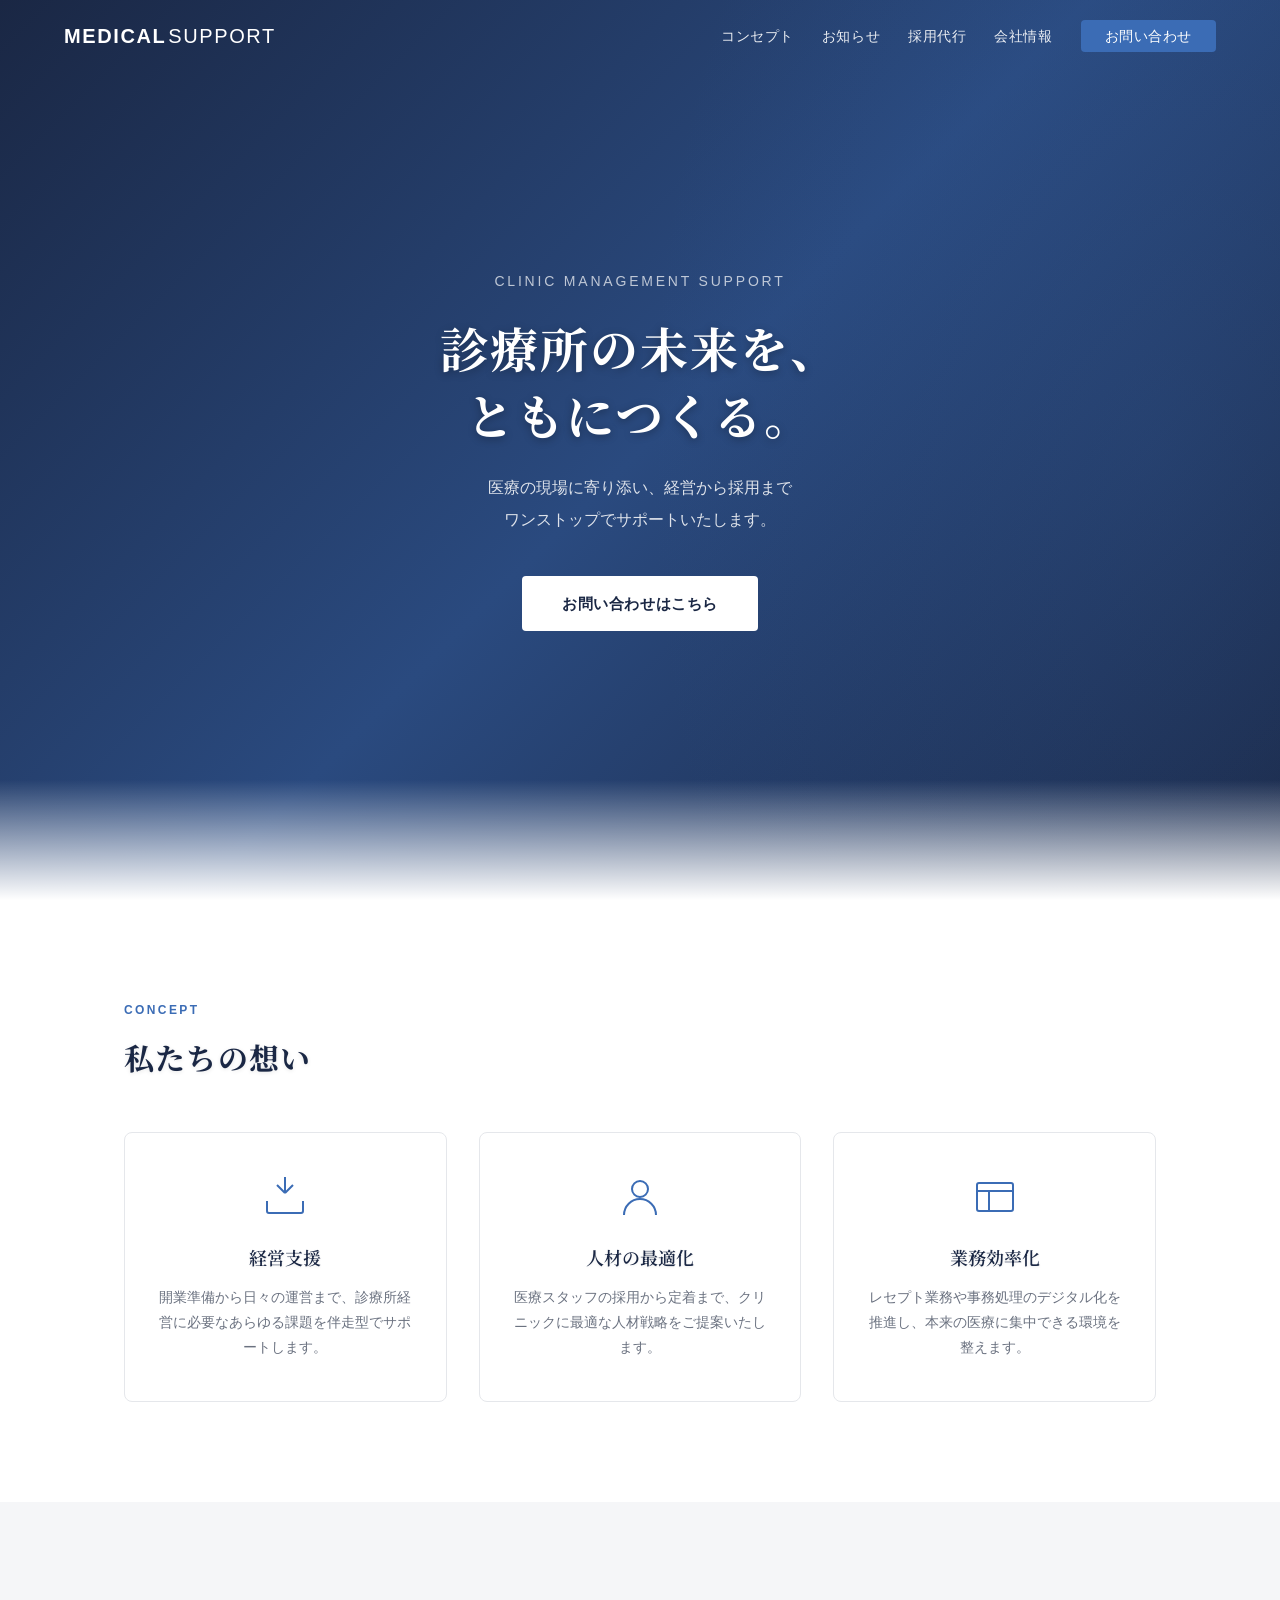
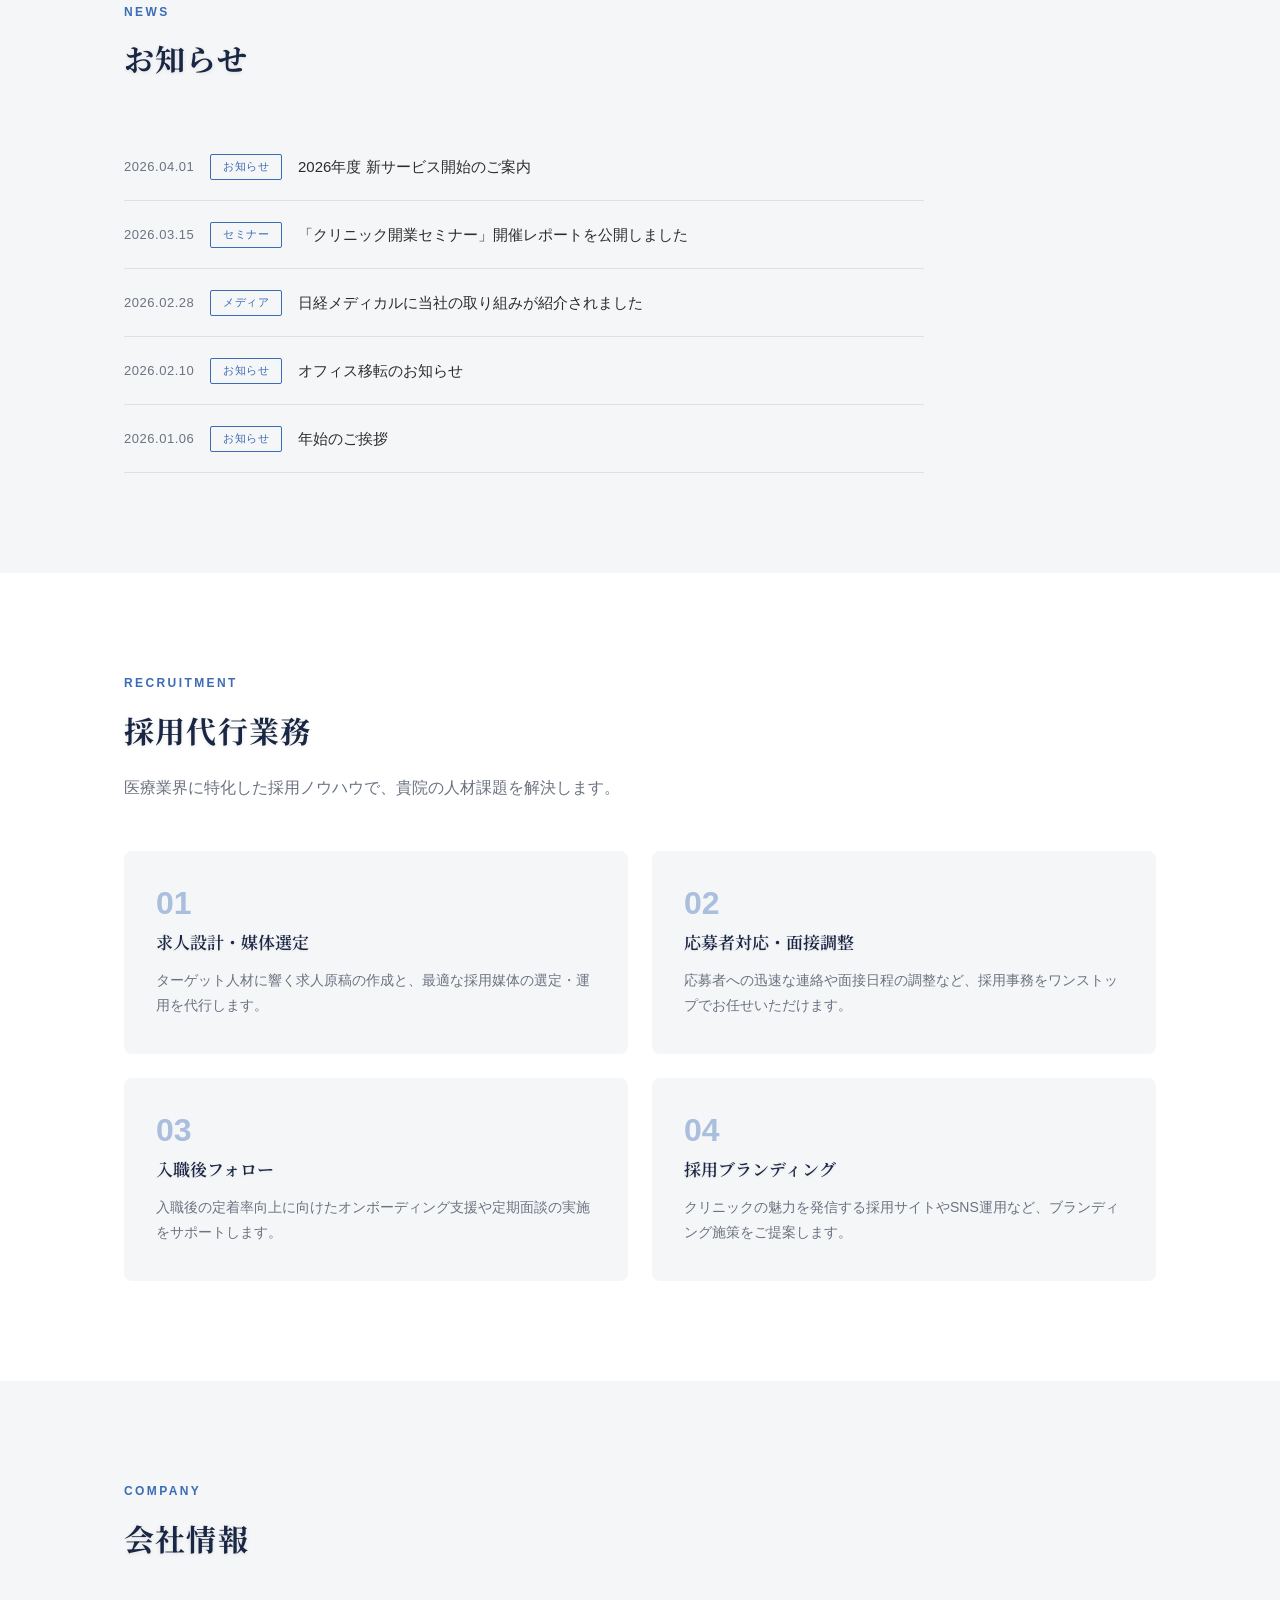
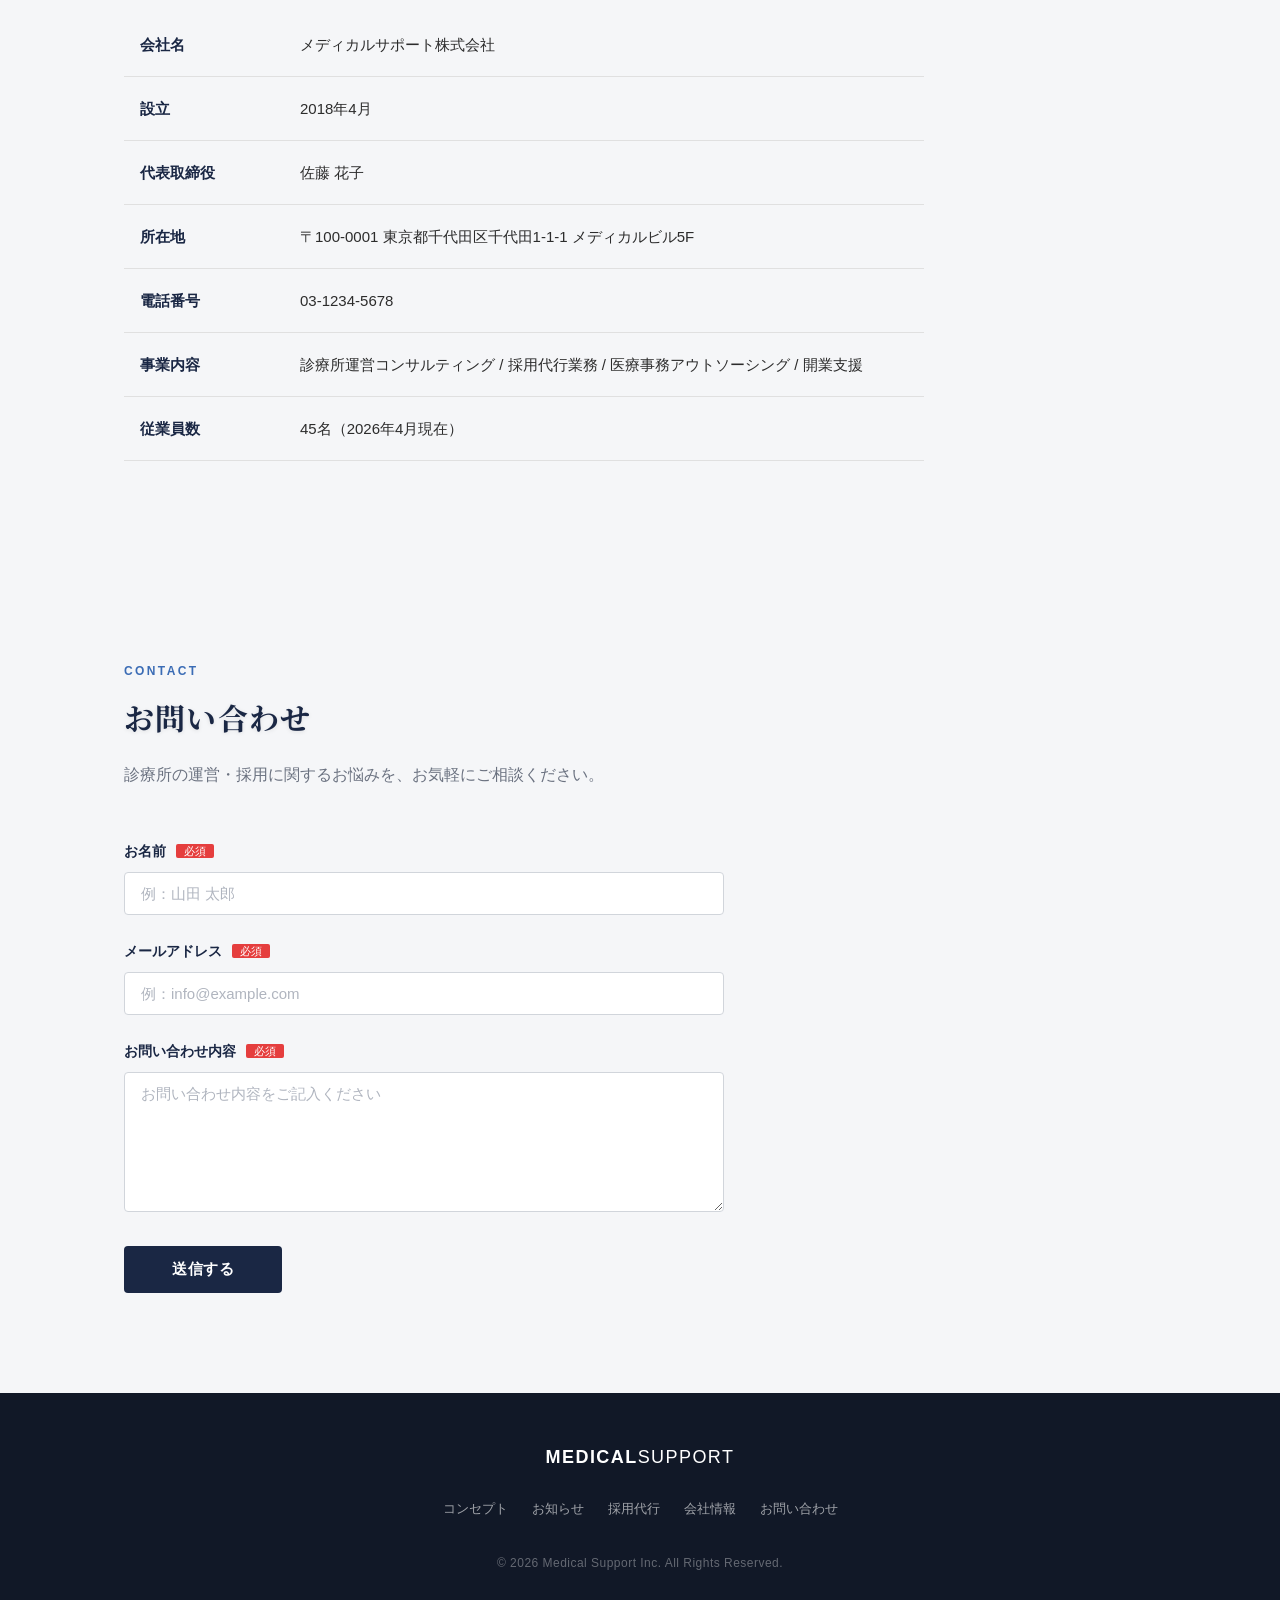
<file: index.html>
<!DOCTYPE html>
<html lang="ja">
<head>
  <meta charset="UTF-8">
  <meta name="viewport" content="width=device-width, initial-scale=1.0">
  <title>メディカルサポート株式会社 | 診療所運営支援</title>
  <link rel="preconnect" href="https://fonts.googleapis.com">
  <link rel="preconnect" href="https://fonts.gstatic.com" crossorigin>
  <link href="https://fonts.googleapis.com/css2?family=Noto+Serif+JP:wght@400;600;700&display=swap" rel="stylesheet">
  <link rel="stylesheet" href="style.css">
</head>
<body>

  <!-- ヘッダー -->
  <header class="header">
    <div class="header-inner">
      <a href="#" class="logo">MEDICAL<span>SUPPORT</span></a>
      <button class="menu-toggle" aria-label="メニュー">
        <span></span><span></span><span></span>
      </button>
      <nav class="nav">
        <ul>
          <li><a href="#concept">コンセプト</a></li>
          <li><a href="#news">お知らせ</a></li>
          <li><a href="#recruitment">採用代行</a></li>
          <li><a href="#company">会社情報</a></li>
          <li><a href="#contact" class="btn-contact">お問い合わせ</a></li>
        </ul>
      </nav>
    </div>
  </header>

  <!-- ヒーローセクション -->
  <section class="hero">
    <div class="hero-overlay"></div>
    <div class="hero-content">
      <p class="hero-sub">Clinic Management Support</p>
      <h1 class="hero-title">診療所の未来を、<br>ともにつくる。</h1>
      <p class="hero-desc">医療の現場に寄り添い、経営から採用まで<br>ワンストップでサポートいたします。</p>
      <a href="#contact" class="hero-btn">お問い合わせはこちら</a>
    </div>
  </section>

  <!-- コンセプト -->
  <section id="concept" class="section concept">
    <div class="container">
      <div class="section-label">Concept</div>
      <h2 class="section-title">私たちの想い</h2>
      <div class="concept-grid">
        <div class="concept-card">
          <div class="concept-icon">
            <svg viewBox="0 0 48 48" fill="none" stroke="currentColor" stroke-width="2"><path d="M24 4v16m0 0l8-8m-8 8l-8-8M6 28v10a2 2 0 002 2h32a2 2 0 002-2V28"/></svg>
          </div>
          <h3>経営支援</h3>
          <p>開業準備から日々の運営まで、診療所経営に必要なあらゆる課題を伴走型でサポートします。</p>
        </div>
        <div class="concept-card">
          <div class="concept-icon">
            <svg viewBox="0 0 48 48" fill="none" stroke="currentColor" stroke-width="2"><circle cx="24" cy="16" r="8"/><path d="M8 42c0-8.837 7.163-16 16-16s16 7.163 16 16"/></svg>
          </div>
          <h3>人材の最適化</h3>
          <p>医療スタッフの採用から定着まで、クリニックに最適な人材戦略をご提案いたします。</p>
        </div>
        <div class="concept-card">
          <div class="concept-icon">
            <svg viewBox="0 0 48 48" fill="none" stroke="currentColor" stroke-width="2"><rect x="6" y="10" width="36" height="28" rx="2"/><path d="M6 18h36M18 18v20"/></svg>
          </div>
          <h3>業務効率化</h3>
          <p>レセプト業務や事務処理のデジタル化を推進し、本来の医療に集中できる環境を整えます。</p>
        </div>
      </div>
    </div>
  </section>

  <!-- お知らせ -->
  <section id="news" class="section news">
    <div class="container">
      <div class="section-label">News</div>
      <h2 class="section-title">お知らせ</h2>
      <ul class="news-list">
        <li class="news-item">
          <time>2026.04.01</time>
          <span class="news-tag">お知らせ</span>
          <a href="#">2026年度 新サービス開始のご案内</a>
        </li>
        <li class="news-item">
          <time>2026.03.15</time>
          <span class="news-tag">セミナー</span>
          <a href="#">「クリニック開業セミナー」開催レポートを公開しました</a>
        </li>
        <li class="news-item">
          <time>2026.02.28</time>
          <span class="news-tag">メディア</span>
          <a href="#">日経メディカルに当社の取り組みが紹介されました</a>
        </li>
        <li class="news-item">
          <time>2026.02.10</time>
          <span class="news-tag">お知らせ</span>
          <a href="#">オフィス移転のお知らせ</a>
        </li>
        <li class="news-item">
          <time>2026.01.06</time>
          <span class="news-tag">お知らせ</span>
          <a href="#">年始のご挨拶</a>
        </li>
      </ul>
    </div>
  </section>

  <!-- 採用代行 -->
  <section id="recruitment" class="section recruitment">
    <div class="container">
      <div class="section-label">Recruitment</div>
      <h2 class="section-title">採用代行業務</h2>
      <p class="section-lead">医療業界に特化した採用ノウハウで、<br class="sp-only">貴院の人材課題を解決します。</p>
      <div class="recruit-grid">
        <div class="recruit-card">
          <div class="recruit-number">01</div>
          <h3>求人設計・媒体選定</h3>
          <p>ターゲット人材に響く求人原稿の作成と、最適な採用媒体の選定・運用を代行します。</p>
        </div>
        <div class="recruit-card">
          <div class="recruit-number">02</div>
          <h3>応募者対応・面接調整</h3>
          <p>応募者への迅速な連絡や面接日程の調整など、採用事務をワンストップでお任せいただけます。</p>
        </div>
        <div class="recruit-card">
          <div class="recruit-number">03</div>
          <h3>入職後フォロー</h3>
          <p>入職後の定着率向上に向けたオンボーディング支援や定期面談の実施をサポートします。</p>
        </div>
        <div class="recruit-card">
          <div class="recruit-number">04</div>
          <h3>採用ブランディング</h3>
          <p>クリニックの魅力を発信する採用サイトやSNS運用など、ブランディング施策をご提案します。</p>
        </div>
      </div>
    </div>
  </section>

  <!-- 会社情報 -->
  <section id="company" class="section company">
    <div class="container">
      <div class="section-label">Company</div>
      <h2 class="section-title">会社情報</h2>
      <div class="company-table-wrap">
        <table class="company-table">
          <tr><th>会社名</th><td>メディカルサポート株式会社</td></tr>
          <tr><th>設立</th><td>2018年4月</td></tr>
          <tr><th>代表取締役</th><td>佐藤 花子</td></tr>
          <tr><th>所在地</th><td>〒100-0001 東京都千代田区千代田1-1-1 メディカルビル5F</td></tr>
          <tr><th>電話番号</th><td>03-1234-5678</td></tr>
          <tr><th>事業内容</th><td>診療所運営コンサルティング / 採用代行業務 / 医療事務アウトソーシング / 開業支援</td></tr>
          <tr><th>従業員数</th><td>45名（2026年4月現在）</td></tr>
        </table>
      </div>
    </div>
  </section>

  <!-- お問い合わせ -->
  <section id="contact" class="section contact-section">
    <div class="container">
      <div class="section-label">Contact</div>
      <h2 class="section-title">お問い合わせ</h2>
      <p class="section-lead">診療所の運営・採用に関するお悩みを、お気軽にご相談ください。</p>
      <div class="contact-form-wrap">
        <form class="contact-form" onsubmit="event.preventDefault(); document.querySelector('.form-thanks').style.display='block'; this.style.display='none';">
          <div class="form-group">
            <label for="name">お名前 <span class="required">必須</span></label>
            <input type="text" id="name" name="name" placeholder="例：山田 太郎" required>
          </div>
          <div class="form-group">
            <label for="email">メールアドレス <span class="required">必須</span></label>
            <input type="email" id="email" name="email" placeholder="例：info@example.com" required>
          </div>
          <div class="form-group">
            <label for="message">お問い合わせ内容 <span class="required">必須</span></label>
            <textarea id="message" name="message" rows="6" placeholder="お問い合わせ内容をご記入ください" required></textarea>
          </div>
          <button type="submit" class="form-submit">送信する</button>
        </form>
        <div class="form-thanks" style="display:none;">
          <p>お問い合わせありがとうございます。<br>内容を確認の上、担当者よりご連絡いたします。</p>
        </div>
      </div>
    </div>
  </section>

  <!-- フッター -->
  <footer class="footer">
    <div class="footer-inner">
      <div class="footer-logo">MEDICAL<span>SUPPORT</span></div>
      <nav class="footer-nav">
        <a href="#concept">コンセプト</a>
        <a href="#news">お知らせ</a>
        <a href="#recruitment">採用代行</a>
        <a href="#company">会社情報</a>
        <a href="#contact">お問い合わせ</a>
      </nav>
      <p class="footer-copy">&copy; 2026 Medical Support Inc. All Rights Reserved.</p>
    </div>
  </footer>

  <script>
    // ハンバーガーメニュー
    document.querySelector('.menu-toggle').addEventListener('click', function() {
      this.classList.toggle('active');
      document.querySelector('.nav').classList.toggle('open');
    });
    // ナビリンククリックで閉じる
    document.querySelectorAll('.nav a').forEach(function(link) {
      link.addEventListener('click', function() {
        document.querySelector('.menu-toggle').classList.remove('active');
        document.querySelector('.nav').classList.remove('open');
      });
    });
    // スクロール時ヘッダー変化
    window.addEventListener('scroll', function() {
      document.querySelector('.header').classList.toggle('scrolled', window.scrollY > 50);
    });
  </script>

</body>
</html>
</file>
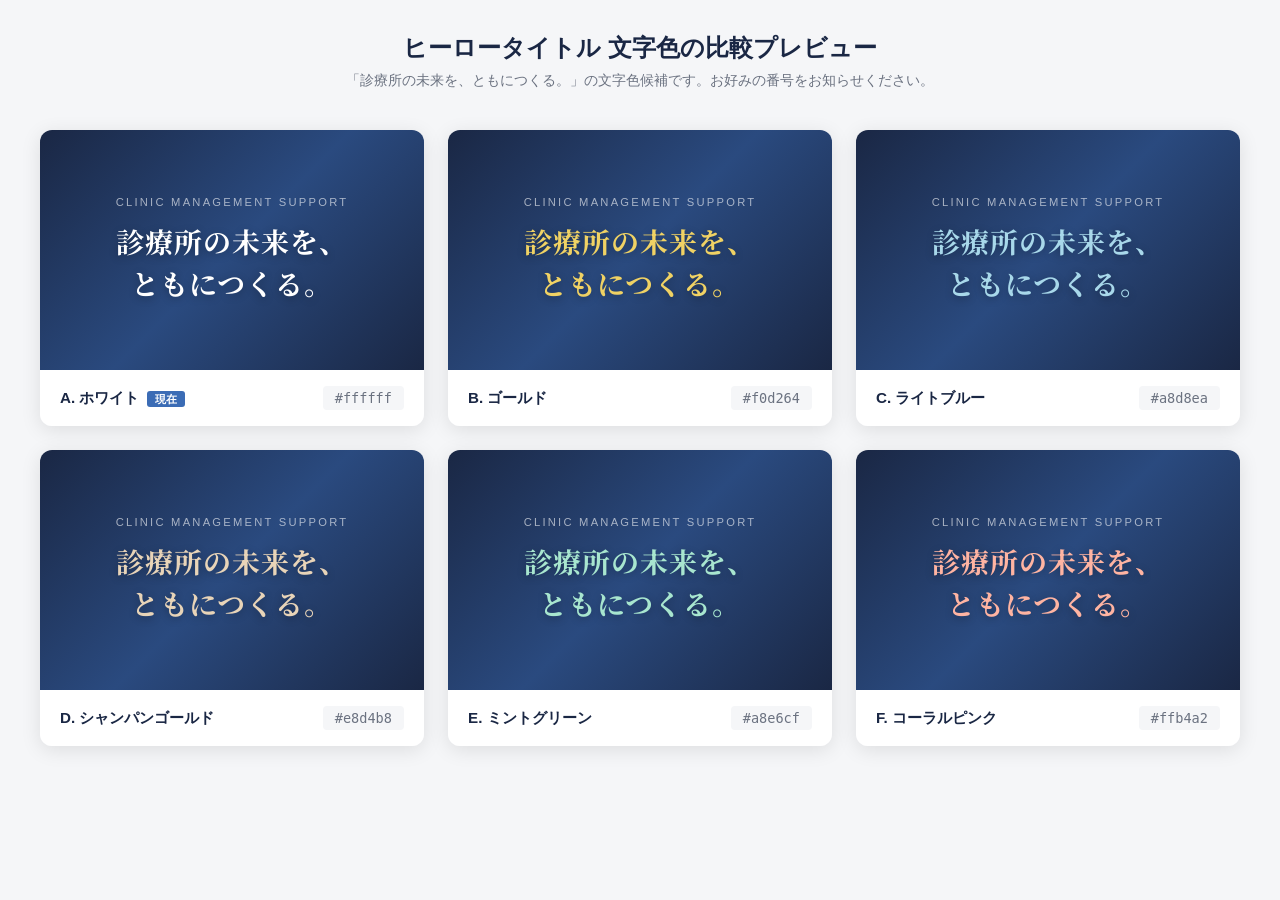
<file: preview-hero-colors.html>
<!DOCTYPE html>
<html lang="ja">
<head>
  <meta charset="UTF-8">
  <meta name="viewport" content="width=device-width, initial-scale=1.0">
  <title>ヒーロータイトル 文字色プレビュー</title>
  <link rel="preconnect" href="https://fonts.googleapis.com">
  <link rel="preconnect" href="https://fonts.gstatic.com" crossorigin>
  <link href="https://fonts.googleapis.com/css2?family=Noto+Serif+JP:wght@400;600;700&display=swap" rel="stylesheet">
  <style>
    * { margin: 0; padding: 0; box-sizing: border-box; }
    body {
      font-family: "Helvetica Neue", "Noto Sans JP", sans-serif;
      background: #f5f6f8;
      padding: 32px 24px;
    }
    h1 {
      text-align: center;
      font-size: 1.5rem;
      color: #1a2744;
      margin-bottom: 8px;
    }
    .subtitle {
      text-align: center;
      color: #6b7280;
      font-size: 0.875rem;
      margin-bottom: 40px;
    }
    .grid {
      display: grid;
      grid-template-columns: repeat(auto-fit, minmax(340px, 1fr));
      gap: 24px;
      max-width: 1200px;
      margin: 0 auto;
    }
    .card {
      border-radius: 12px;
      overflow: hidden;
      box-shadow: 0 4px 20px rgba(0,0,0,0.1);
    }
    .hero-preview {
      position: relative;
      height: 240px;
      display: flex;
      align-items: center;
      justify-content: center;
      background: linear-gradient(135deg, #1a2744 0%, #2a4a7f 50%, #1a2744 100%);
      padding: 24px;
      text-align: center;
    }
    .hero-preview .sub {
      font-size: 0.7rem;
      letter-spacing: 0.2em;
      text-transform: uppercase;
      color: rgba(255,255,255,0.6);
      margin-bottom: 12px;
    }
    .hero-preview .title {
      font-family: "Noto Serif JP", serif;
      font-size: 1.75rem;
      font-weight: 700;
      line-height: 1.5;
      letter-spacing: 0.04em;
      text-shadow: 0 2px 8px rgba(0,0,0,0.3);
    }
    .label {
      background: #fff;
      padding: 16px 20px;
      display: flex;
      justify-content: space-between;
      align-items: center;
    }
    .label-name {
      font-weight: 600;
      font-size: 0.95rem;
      color: #1a2744;
    }
    .label-color {
      font-family: monospace;
      font-size: 0.85rem;
      color: #6b7280;
      background: #f5f6f8;
      padding: 4px 12px;
      border-radius: 4px;
    }
    .current-badge {
      font-size: 0.7rem;
      background: #3b6cb5;
      color: #fff;
      padding: 2px 8px;
      border-radius: 3px;
      margin-left: 8px;
    }
  </style>
</head>
<body>
  <h1>ヒーロータイトル 文字色の比較プレビュー</h1>
  <p class="subtitle">「診療所の未来を、ともにつくる。」の文字色候補です。お好みの番号をお知らせください。</p>

  <div class="grid">

    <!-- A: 現在（白） -->
    <div class="card">
      <div class="hero-preview">
        <div>
          <p class="sub">Clinic Management Support</p>
          <p class="title" style="color: #ffffff;">診療所の未来を、<br>ともにつくる。</p>
        </div>
      </div>
      <div class="label">
        <span class="label-name">A. ホワイト<span class="current-badge">現在</span></span>
        <span class="label-color">#ffffff</span>
      </div>
    </div>

    <!-- B: ゴールド -->
    <div class="card">
      <div class="hero-preview">
        <div>
          <p class="sub">Clinic Management Support</p>
          <p class="title" style="color: #f0d264;">診療所の未来を、<br>ともにつくる。</p>
        </div>
      </div>
      <div class="label">
        <span class="label-name">B. ゴールド</span>
        <span class="label-color">#f0d264</span>
      </div>
    </div>

    <!-- C: ライトブルー -->
    <div class="card">
      <div class="hero-preview">
        <div>
          <p class="sub">Clinic Management Support</p>
          <p class="title" style="color: #a8d8ea;">診療所の未来を、<br>ともにつくる。</p>
        </div>
      </div>
      <div class="label">
        <span class="label-name">C. ライトブルー</span>
        <span class="label-color">#a8d8ea</span>
      </div>
    </div>

    <!-- D: シャンパンゴールド -->
    <div class="card">
      <div class="hero-preview">
        <div>
          <p class="sub">Clinic Management Support</p>
          <p class="title" style="color: #e8d4b8;">診療所の未来を、<br>ともにつくる。</p>
        </div>
      </div>
      <div class="label">
        <span class="label-name">D. シャンパンゴールド</span>
        <span class="label-color">#e8d4b8</span>
      </div>
    </div>

    <!-- E: ミントグリーン -->
    <div class="card">
      <div class="hero-preview">
        <div>
          <p class="sub">Clinic Management Support</p>
          <p class="title" style="color: #a8e6cf;">診療所の未来を、<br>ともにつくる。</p>
        </div>
      </div>
      <div class="label">
        <span class="label-name">E. ミントグリーン</span>
        <span class="label-color">#a8e6cf</span>
      </div>
    </div>

    <!-- F: コーラルピンク -->
    <div class="card">
      <div class="hero-preview">
        <div>
          <p class="sub">Clinic Management Support</p>
          <p class="title" style="color: #ffb4a2;">診療所の未来を、<br>ともにつくる。</p>
        </div>
      </div>
      <div class="label">
        <span class="label-name">F. コーラルピンク</span>
        <span class="label-color">#ffb4a2</span>
      </div>
    </div>

  </div>
</body>
</html>
</file>
<file: style.css>
/* ===== Base Reset & Variables ===== */
*,
*::before,
*::after {
  margin: 0;
  padding: 0;
  box-sizing: border-box;
}

:root {
  --navy: #1a2744;
  --navy-light: #243353;
  --dark: #2c2c2c;
  --gray: #6b7280;
  --gray-light: #f5f6f8;
  --white: #ffffff;
  --accent: #3b6cb5;
  --accent-hover: #2d5a9e;
  --font: "Helvetica Neue", "Noto Sans JP", "Hiragino Sans", sans-serif;
  --font-serif: "Noto Serif JP", "游明朝", "Yu Mincho", "Hiragino Mincho ProN", serif;
  --transition: 0.3s ease;
}

html {
  scroll-behavior: smooth;
  font-size: 16px;
}

body {
  font-family: var(--font);
  color: var(--dark);
  line-height: 1.8;
  background: var(--white);
  -webkit-font-smoothing: antialiased;
}

a {
  color: inherit;
  text-decoration: none;
}

img {
  max-width: 100%;
  height: auto;
}

ul {
  list-style: none;
}

.container {
  max-width: 1080px;
  margin: 0 auto;
  padding: 0 24px;
}

.sp-only {
  display: none;
}

/* ===== Header ===== */
.header {
  position: fixed;
  top: 0;
  left: 0;
  width: 100%;
  z-index: 1000;
  background: transparent;
  transition: background var(--transition), box-shadow var(--transition);
}

.header.scrolled {
  background: rgba(255, 255, 255, 0.97);
  box-shadow: 0 1px 12px rgba(0, 0, 0, 0.06);
}

.header-inner {
  max-width: 1200px;
  margin: 0 auto;
  padding: 0 24px;
  height: 72px;
  display: flex;
  align-items: center;
  justify-content: space-between;
}

.logo {
  font-size: 1.25rem;
  font-weight: 700;
  letter-spacing: 0.08em;
  color: var(--white);
  transition: color var(--transition);
}

.logo span {
  font-weight: 300;
  margin-left: 2px;
}

.header.scrolled .logo {
  color: var(--navy);
}

.nav ul {
  display: flex;
  align-items: center;
  gap: 28px;
}

.nav a {
  font-size: 0.875rem;
  font-weight: 500;
  color: rgba(255, 255, 255, 0.9);
  letter-spacing: 0.04em;
  transition: color var(--transition);
  position: relative;
}

.nav a::after {
  content: "";
  position: absolute;
  bottom: -4px;
  left: 0;
  width: 0;
  height: 2px;
  background: var(--accent);
  transition: width var(--transition);
}

.nav a:hover::after {
  width: 100%;
}

.header.scrolled .nav a {
  color: var(--dark);
}

.btn-contact {
  background: var(--accent);
  color: var(--white) !important;
  padding: 8px 24px;
  border-radius: 4px;
  transition: background var(--transition);
}

.btn-contact:hover {
  background: var(--accent-hover);
}

.btn-contact::after {
  display: none !important;
}

.menu-toggle {
  display: none;
  background: none;
  border: none;
  cursor: pointer;
  width: 28px;
  height: 20px;
  position: relative;
  z-index: 1001;
}

.menu-toggle span {
  display: block;
  width: 100%;
  height: 2px;
  background: var(--white);
  position: absolute;
  left: 0;
  transition: var(--transition);
}

.header.scrolled .menu-toggle span {
  background: var(--navy);
}

.menu-toggle span:nth-child(1) { top: 0; }
.menu-toggle span:nth-child(2) { top: 9px; }
.menu-toggle span:nth-child(3) { top: 18px; }

.menu-toggle.active span:nth-child(1) {
  top: 9px;
  transform: rotate(45deg);
  background: var(--navy);
}

.menu-toggle.active span:nth-child(2) {
  opacity: 0;
}

.menu-toggle.active span:nth-child(3) {
  top: 9px;
  transform: rotate(-45deg);
  background: var(--navy);
}

/* ===== Hero ===== */
.hero {
  position: relative;
  height: 100vh;
  min-height: 600px;
  display: flex;
  align-items: center;
  justify-content: center;
  background: linear-gradient(135deg, var(--navy) 0%, #2a4a7f 50%, #1a2744 100%);
  overflow: hidden;
}

.hero::before {
  content: "";
  position: absolute;
  top: -50%;
  right: -30%;
  width: 80%;
  height: 200%;
  background: radial-gradient(ellipse, rgba(59, 108, 181, 0.15) 0%, transparent 70%);
  pointer-events: none;
}

.hero::after {
  content: "";
  position: absolute;
  bottom: 0;
  left: 0;
  width: 100%;
  height: 120px;
  background: linear-gradient(to top, var(--white), transparent);
  pointer-events: none;
}

.hero-content {
  position: relative;
  z-index: 2;
  text-align: center;
  color: var(--white);
  padding: 0 24px;
}

.hero-sub {
  font-size: 0.875rem;
  letter-spacing: 0.2em;
  text-transform: uppercase;
  opacity: 0.7;
  margin-bottom: 20px;
}

.hero-title {
  font-family: var(--font-serif);
  font-size: 3rem;
  font-weight: 700;
  line-height: 1.4;
  margin-bottom: 24px;
  letter-spacing: 0.04em;
  text-shadow: 0 2px 8px rgba(0, 0, 0, 0.3);
}

.hero-desc {
  font-size: 1rem;
  line-height: 2;
  opacity: 0.85;
  margin-bottom: 40px;
}

.hero-btn {
  display: inline-block;
  padding: 14px 40px;
  background: var(--white);
  color: var(--navy);
  font-size: 0.9375rem;
  font-weight: 600;
  border-radius: 4px;
  letter-spacing: 0.04em;
  transition: background var(--transition), transform var(--transition);
}

.hero-btn:hover {
  background: var(--gray-light);
  transform: translateY(-2px);
}

/* ===== Sections Common ===== */
.section {
  padding: 100px 0;
}

.section-label {
  font-size: 0.75rem;
  letter-spacing: 0.2em;
  text-transform: uppercase;
  color: var(--accent);
  font-weight: 600;
  margin-bottom: 8px;
}

.section-title {
  font-family: var(--font-serif);
  font-size: 1.875rem;
  font-weight: 700;
  color: var(--navy);
  margin-bottom: 48px;
  letter-spacing: 0.04em;
  text-shadow: 0 1px 4px rgba(0, 0, 0, 0.1);
}

.section-lead {
  font-size: 1rem;
  color: var(--gray);
  margin-top: -32px;
  margin-bottom: 48px;
  line-height: 1.9;
}

/* ===== Concept ===== */
.concept {
  background: var(--white);
}

.concept-grid {
  display: grid;
  grid-template-columns: repeat(3, 1fr);
  gap: 32px;
}

.concept-card {
  padding: 40px 28px;
  border: 1px solid #e5e7eb;
  border-radius: 8px;
  text-align: center;
  transition: box-shadow var(--transition), transform var(--transition);
}

.concept-card:hover {
  box-shadow: 0 8px 30px rgba(0, 0, 0, 0.06);
  transform: translateY(-4px);
}

.concept-icon {
  width: 48px;
  height: 48px;
  margin: 0 auto 20px;
  color: var(--accent);
}

.concept-card h3 {
  font-family: var(--font-serif);
  font-size: 1.125rem;
  font-weight: 600;
  color: var(--navy);
  margin-bottom: 12px;
  text-shadow: 0 1px 3px rgba(0, 0, 0, 0.08);
}

.concept-card p {
  font-size: 0.875rem;
  color: var(--gray);
  line-height: 1.8;
}

/* ===== News ===== */
.news {
  background: var(--gray-light);
}

.news-list {
  max-width: 800px;
}

.news-item {
  display: flex;
  align-items: center;
  gap: 16px;
  padding: 20px 0;
  border-bottom: 1px solid #e0e0e0;
}

.news-item time {
  font-size: 0.8125rem;
  color: var(--gray);
  flex-shrink: 0;
  letter-spacing: 0.04em;
}

.news-tag {
  font-size: 0.6875rem;
  padding: 2px 12px;
  border: 1px solid var(--accent);
  color: var(--accent);
  border-radius: 2px;
  flex-shrink: 0;
  letter-spacing: 0.04em;
}

.news-item a {
  font-size: 0.9375rem;
  transition: color var(--transition);
}

.news-item a:hover {
  color: var(--accent);
}

/* ===== Recruitment ===== */
.recruitment {
  background: var(--white);
}

.recruit-grid {
  display: grid;
  grid-template-columns: repeat(2, 1fr);
  gap: 24px;
}

.recruit-card {
  padding: 36px 32px;
  background: var(--gray-light);
  border-radius: 8px;
  transition: box-shadow var(--transition);
}

.recruit-card:hover {
  box-shadow: 0 4px 20px rgba(0, 0, 0, 0.05);
}

.recruit-number {
  font-size: 2rem;
  font-weight: 700;
  color: var(--accent);
  opacity: 0.4;
  margin-bottom: 8px;
  line-height: 1;
}

.recruit-card h3 {
  font-family: var(--font-serif);
  font-size: 1.0625rem;
  font-weight: 600;
  color: var(--navy);
  margin-bottom: 10px;
  text-shadow: 0 1px 3px rgba(0, 0, 0, 0.08);
}

.recruit-card p {
  font-size: 0.875rem;
  color: var(--gray);
  line-height: 1.8;
}

/* ===== Company ===== */
.company {
  background: var(--gray-light);
}

.company-table-wrap {
  max-width: 800px;
}

.company-table {
  width: 100%;
  border-collapse: collapse;
}

.company-table tr {
  border-bottom: 1px solid #e0e0e0;
}

.company-table th,
.company-table td {
  padding: 18px 16px;
  font-size: 0.9375rem;
  text-align: left;
  vertical-align: top;
}

.company-table th {
  width: 160px;
  font-weight: 600;
  color: var(--navy);
  white-space: nowrap;
}

.company-table td {
  color: var(--dark);
}

/* ===== Contact Form ===== */
.contact-section {
  background: var(--gray-light);
}

.contact-form-wrap {
  max-width: 600px;
}

.form-group {
  margin-bottom: 24px;
}

.form-group label {
  display: block;
  font-size: 0.875rem;
  font-weight: 600;
  color: var(--navy);
  margin-bottom: 8px;
}

.required {
  font-size: 0.6875rem;
  color: var(--white);
  background: #e53e3e;
  padding: 1px 8px;
  border-radius: 2px;
  margin-left: 6px;
  font-weight: 500;
  vertical-align: middle;
}

.form-group input,
.form-group textarea {
  width: 100%;
  padding: 12px 16px;
  font-size: 0.9375rem;
  font-family: var(--font);
  color: var(--dark);
  background: var(--white);
  border: 1px solid #d1d5db;
  border-radius: 4px;
  outline: none;
  transition: border-color var(--transition), box-shadow var(--transition);
}

.form-group input:focus,
.form-group textarea:focus {
  border-color: var(--accent);
  box-shadow: 0 0 0 3px rgba(59, 108, 181, 0.12);
}

.form-group input::placeholder,
.form-group textarea::placeholder {
  color: #b0b5bf;
}

.form-group textarea {
  resize: vertical;
  min-height: 140px;
}

.form-submit {
  display: inline-block;
  padding: 14px 48px;
  background: var(--navy);
  color: var(--white);
  font-size: 0.9375rem;
  font-weight: 600;
  font-family: var(--font);
  border: none;
  border-radius: 4px;
  cursor: pointer;
  letter-spacing: 0.04em;
  transition: background var(--transition), transform var(--transition);
}

.form-submit:hover {
  background: var(--navy-light);
  transform: translateY(-2px);
}

.form-thanks {
  text-align: center;
  padding: 60px 0;
}

.form-thanks p {
  font-family: var(--font-serif);
  font-size: 1.125rem;
  color: var(--navy);
  line-height: 2;
}

/* ===== Footer ===== */
.footer {
  background: #111827;
  padding: 48px 0 32px;
}

.footer-inner {
  max-width: 1080px;
  margin: 0 auto;
  padding: 0 24px;
  text-align: center;
}

.footer-logo {
  font-size: 1.125rem;
  font-weight: 700;
  color: var(--white);
  letter-spacing: 0.08em;
  margin-bottom: 24px;
}

.footer-logo span {
  font-weight: 300;
}

.footer-nav {
  display: flex;
  justify-content: center;
  gap: 24px;
  flex-wrap: wrap;
  margin-bottom: 32px;
}

.footer-nav a {
  font-size: 0.8125rem;
  color: rgba(255, 255, 255, 0.6);
  transition: color var(--transition);
}

.footer-nav a:hover {
  color: var(--white);
}

.footer-copy {
  font-size: 0.75rem;
  color: rgba(255, 255, 255, 0.35);
  letter-spacing: 0.04em;
}

/* ===== Responsive ===== */
@media (max-width: 768px) {
  .sp-only {
    display: inline;
  }

  /* Header */
  .menu-toggle {
    display: block;
  }

  .nav {
    position: fixed;
    top: 0;
    right: -100%;
    width: 280px;
    height: 100vh;
    background: var(--white);
    padding: 80px 32px 32px;
    transition: right var(--transition);
    box-shadow: -4px 0 20px rgba(0, 0, 0, 0.08);
  }

  .nav.open {
    right: 0;
  }

  .nav ul {
    flex-direction: column;
    align-items: flex-start;
    gap: 0;
  }

  .nav li {
    width: 100%;
  }

  .nav a {
    display: block;
    padding: 14px 0;
    color: var(--dark) !important;
    font-size: 0.9375rem;
    border-bottom: 1px solid #f0f0f0;
  }

  .nav a::after {
    display: none;
  }

  .btn-contact {
    margin-top: 16px;
    text-align: center;
    display: block !important;
  }

  /* Hero */
  .hero {
    min-height: 520px;
  }

  .hero-title {
    font-size: 1.75rem;
  }

  .hero-desc {
    font-size: 0.875rem;
  }

  .hero-btn {
    padding: 12px 32px;
    font-size: 0.875rem;
  }

  /* Sections */
  .section {
    padding: 64px 0;
  }

  .section-title {
    font-size: 1.5rem;
    margin-bottom: 32px;
  }

  .section-lead {
    margin-top: -20px;
    margin-bottom: 32px;
    font-size: 0.875rem;
  }

  /* Concept */
  .concept-grid {
    grid-template-columns: 1fr;
    gap: 20px;
  }

  .concept-card {
    padding: 28px 20px;
  }

  /* News */
  .news-item {
    flex-wrap: wrap;
    gap: 8px;
    padding: 16px 0;
  }

  .news-item a {
    width: 100%;
    font-size: 0.875rem;
  }

  /* Recruitment */
  .recruit-grid {
    grid-template-columns: 1fr;
  }

  .recruit-card {
    padding: 28px 24px;
  }

  /* Company */
  .company-table th,
  .company-table td {
    display: block;
    width: 100%;
    padding: 8px 0;
  }

  .company-table th {
    padding-top: 16px;
    font-size: 0.8125rem;
    color: var(--accent);
  }

  .company-table td {
    padding-bottom: 16px;
    font-size: 0.875rem;
  }

  /* CTA */
  .cta {
    padding: 56px 0;
  }

  .cta-title {
    font-size: 1.25rem;
  }

  /* Footer */
  .footer-nav {
    gap: 16px;
  }
}
</file>
